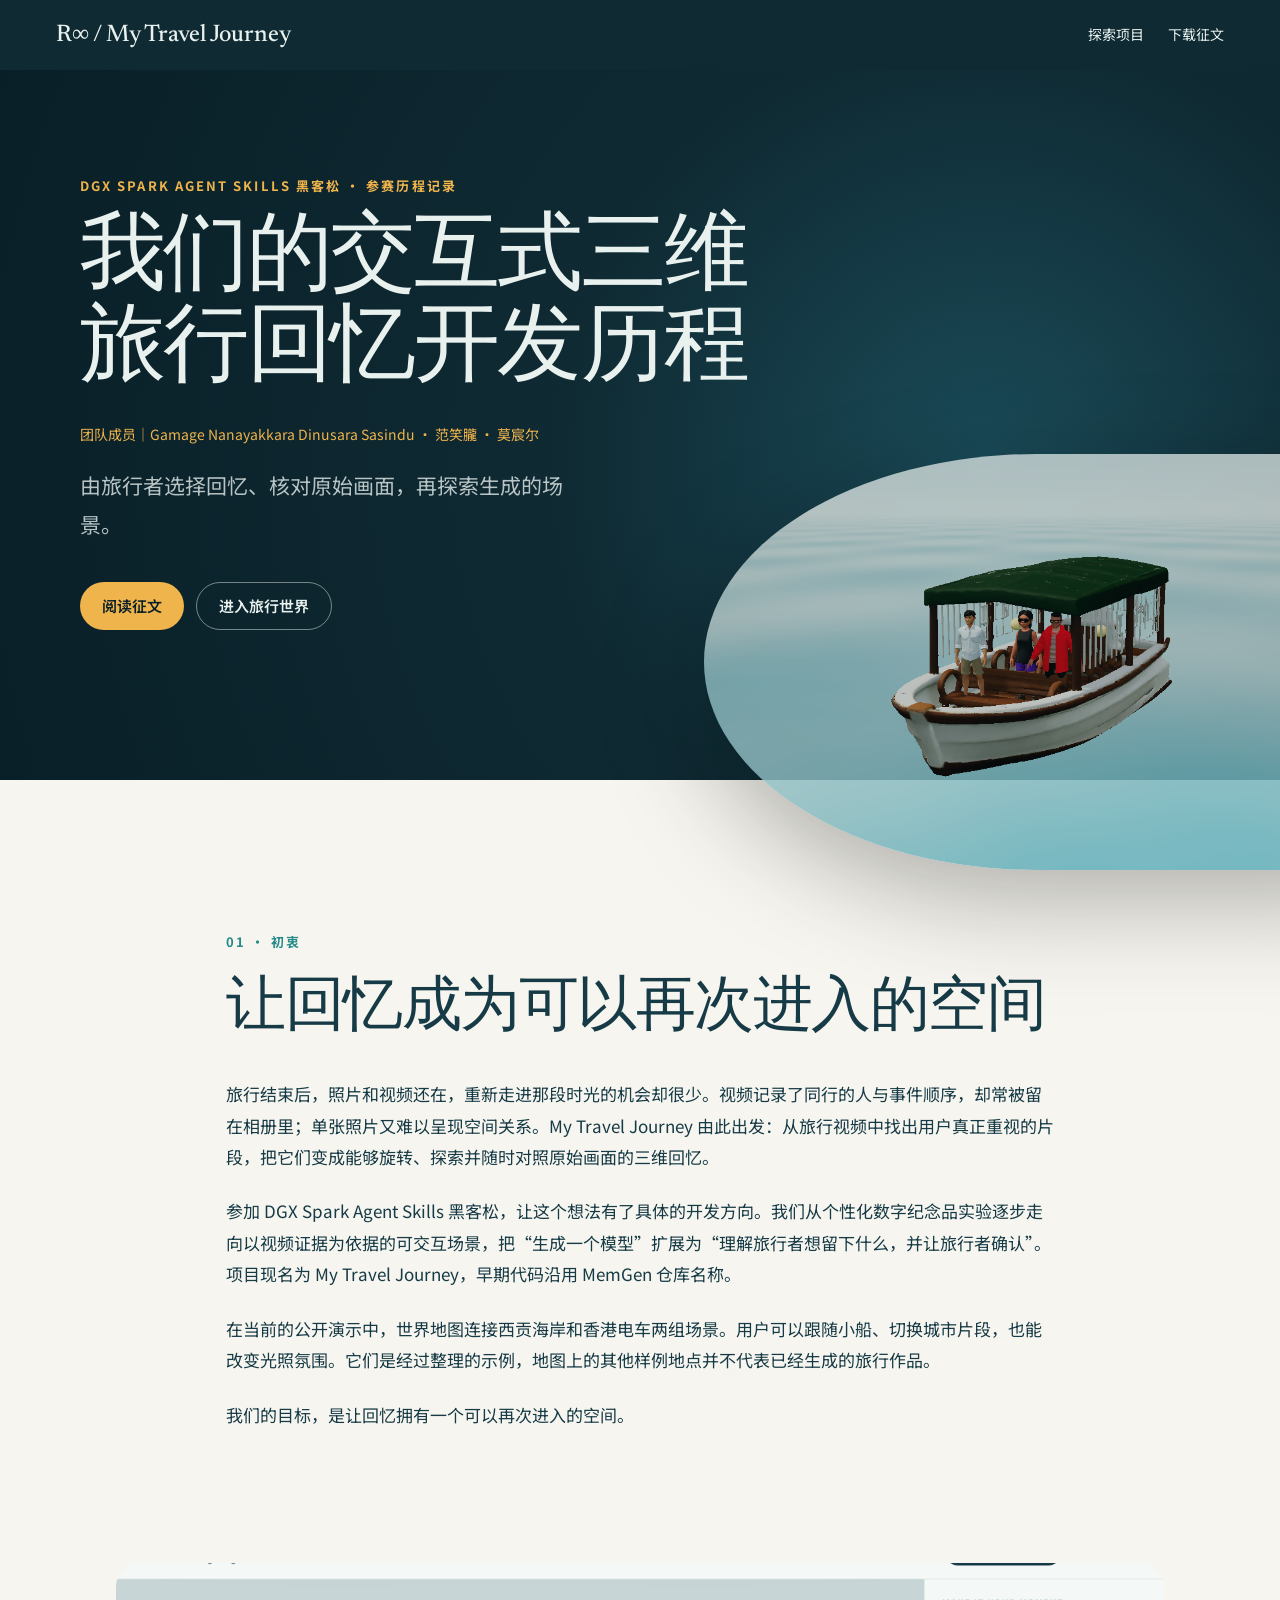
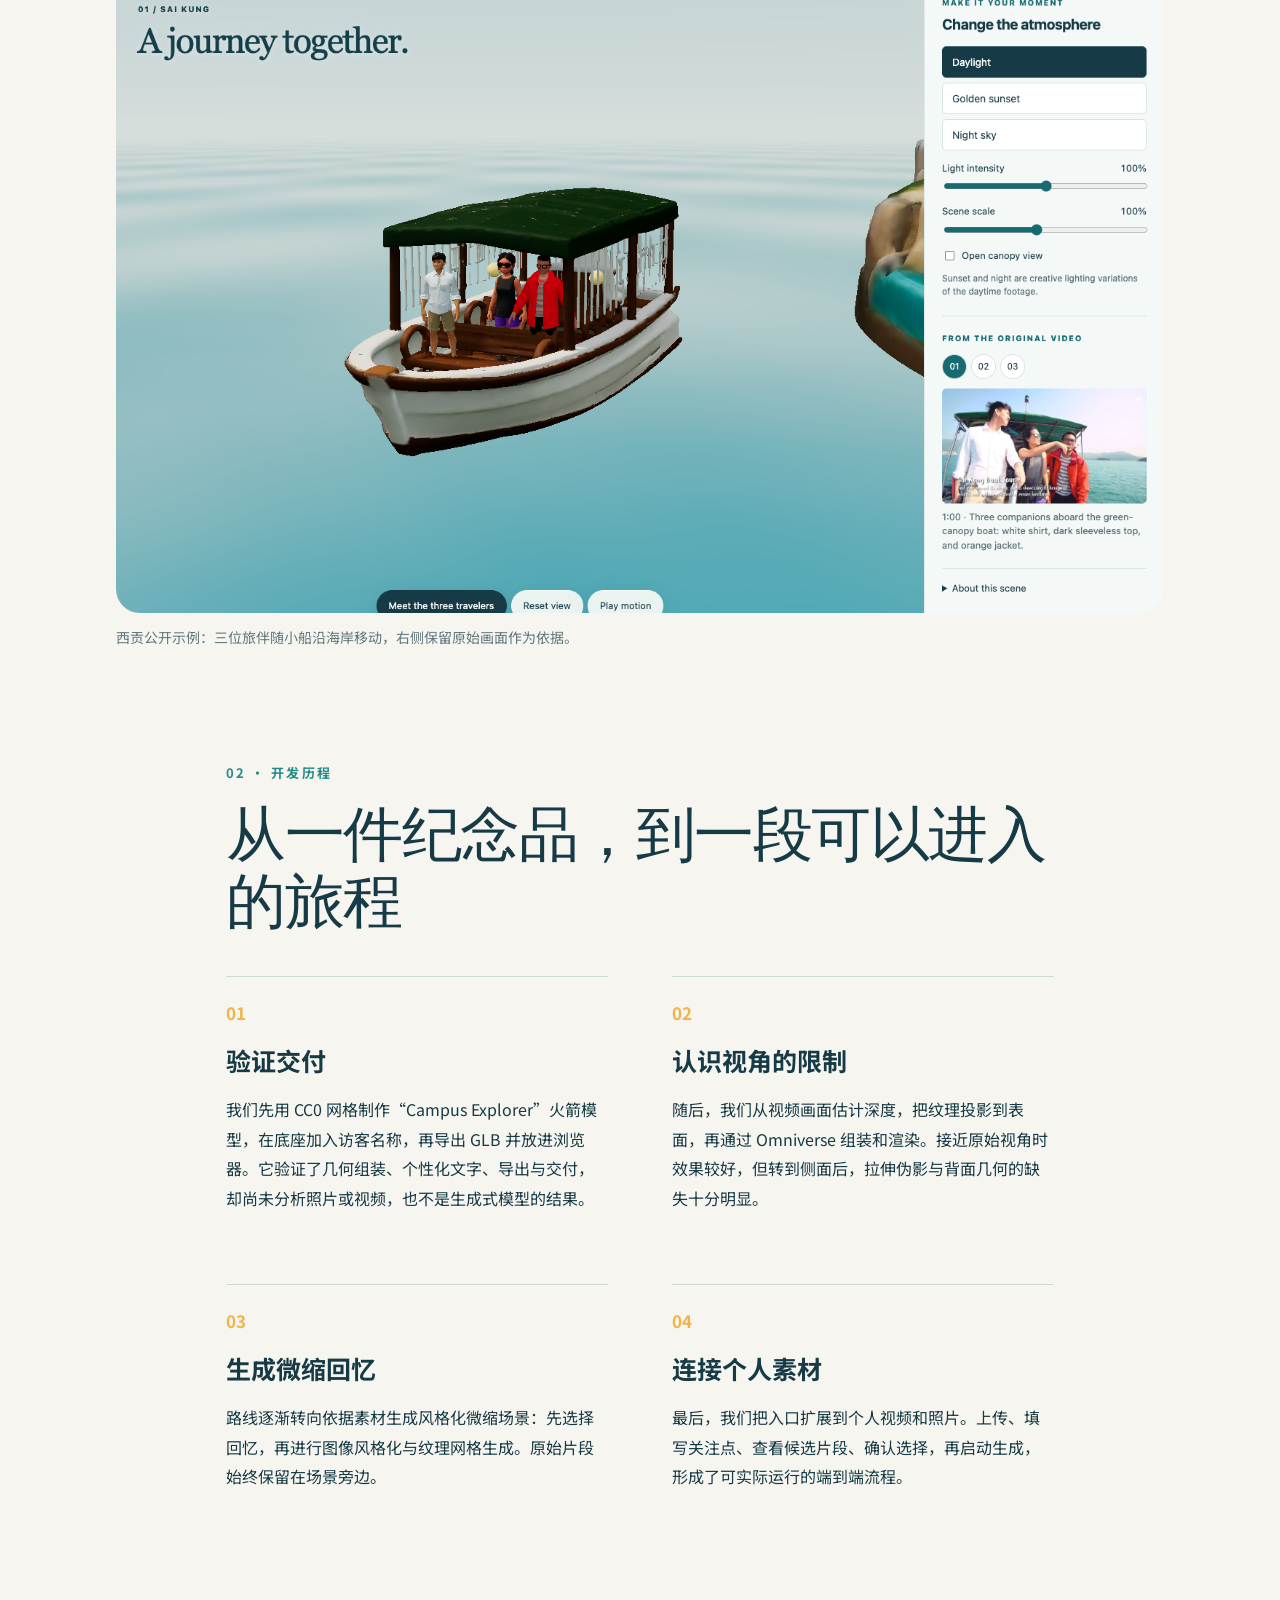
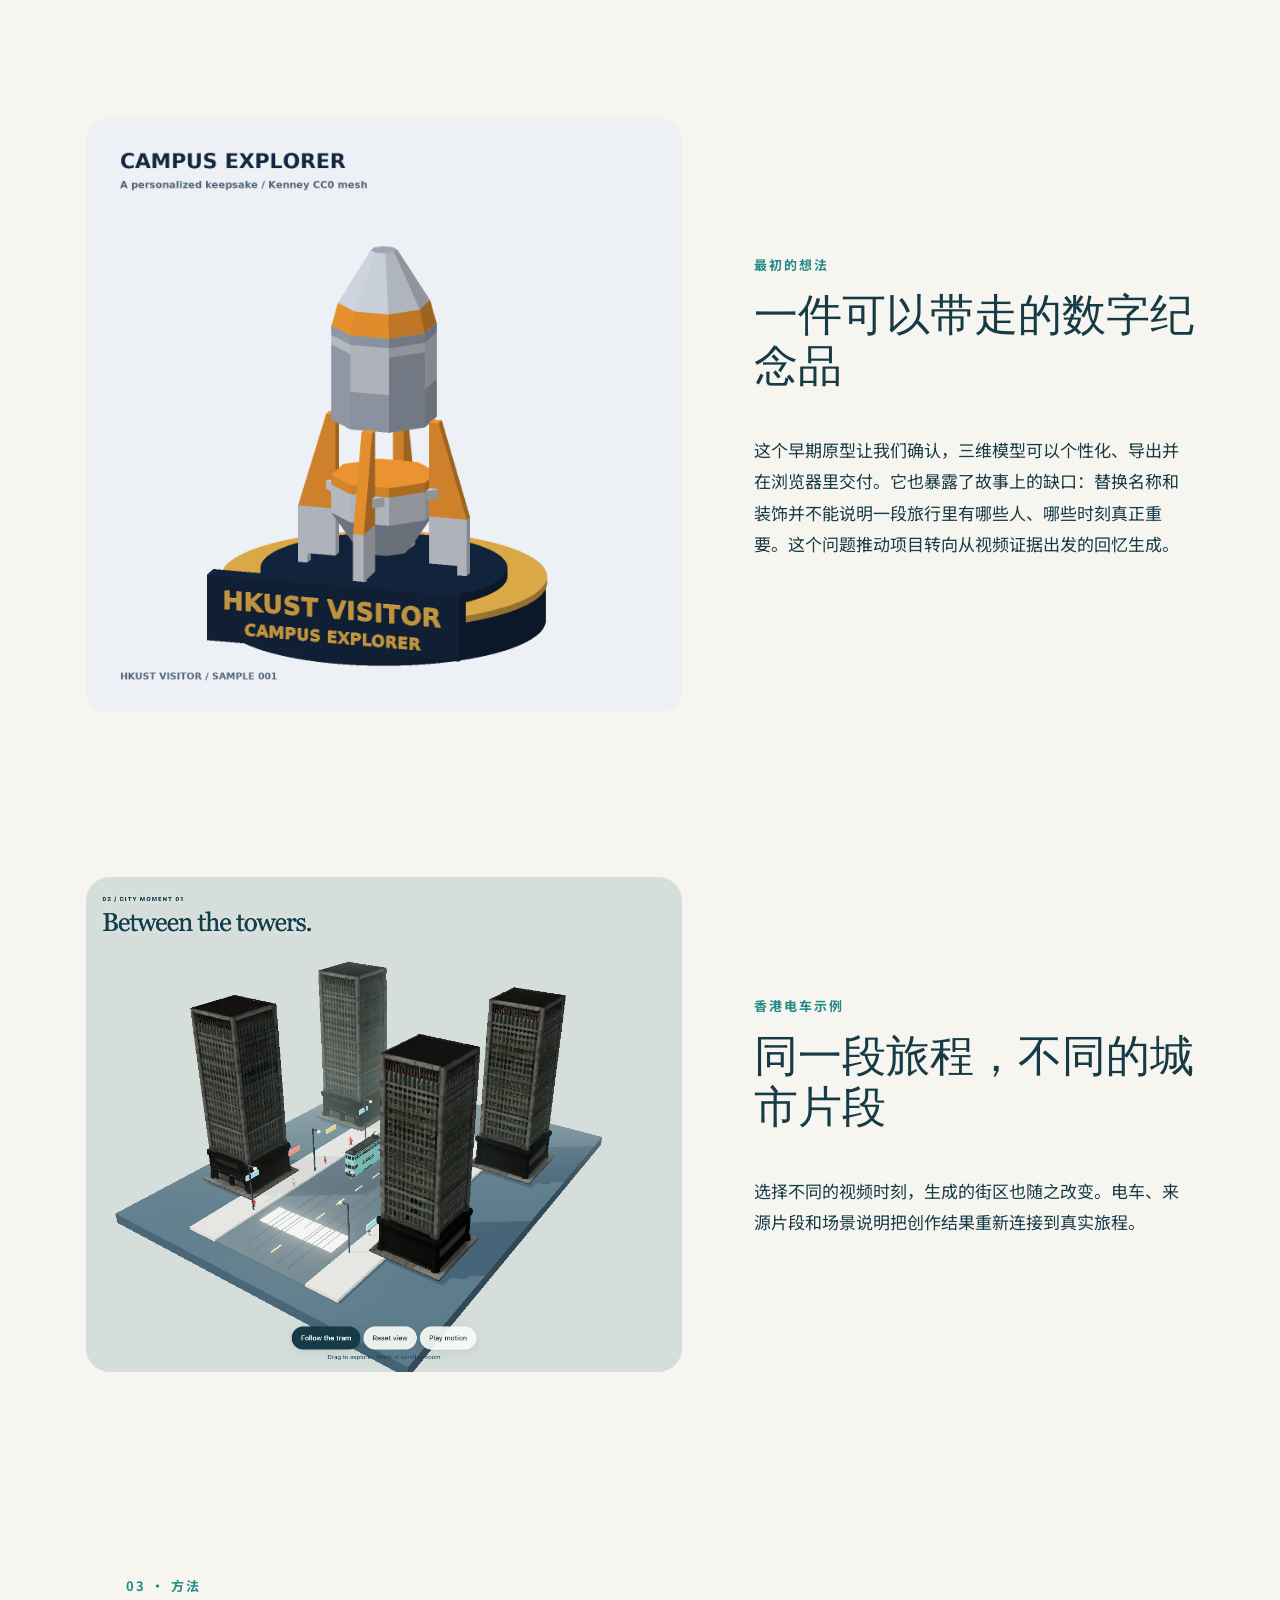
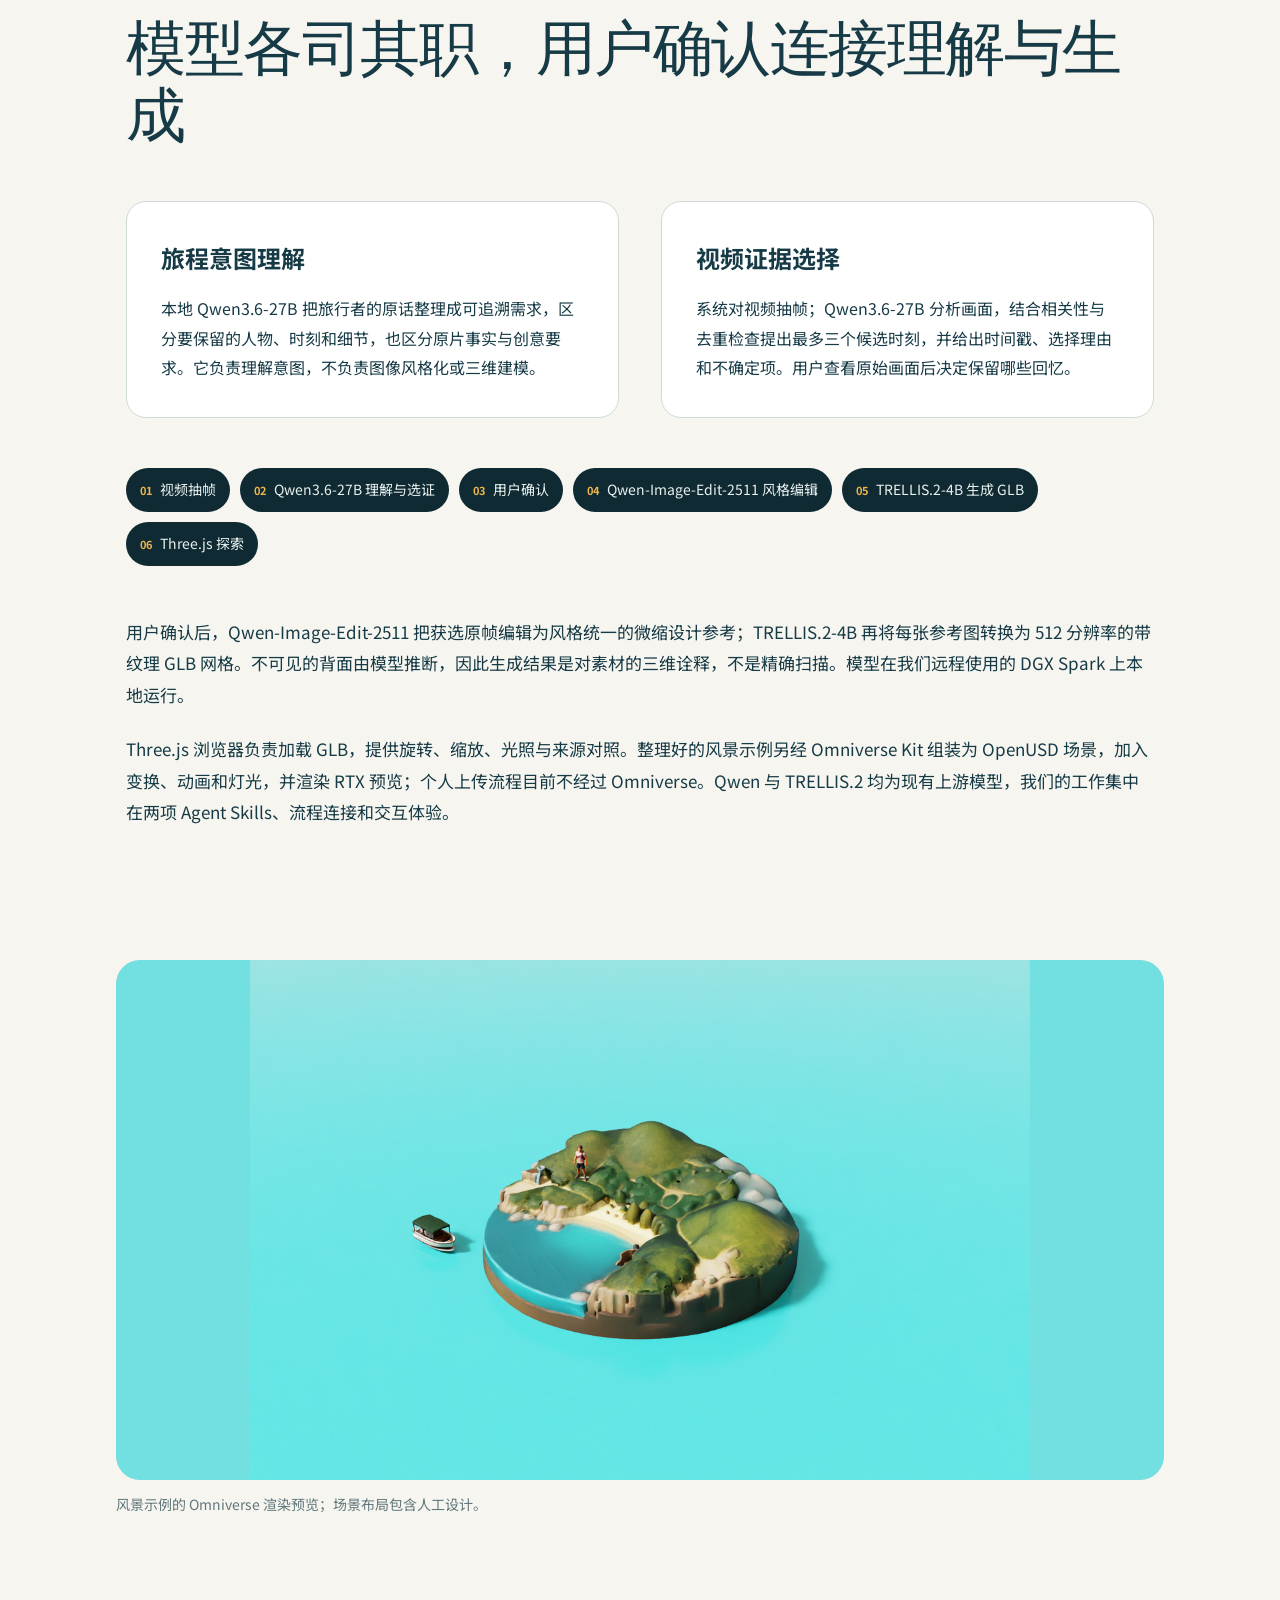
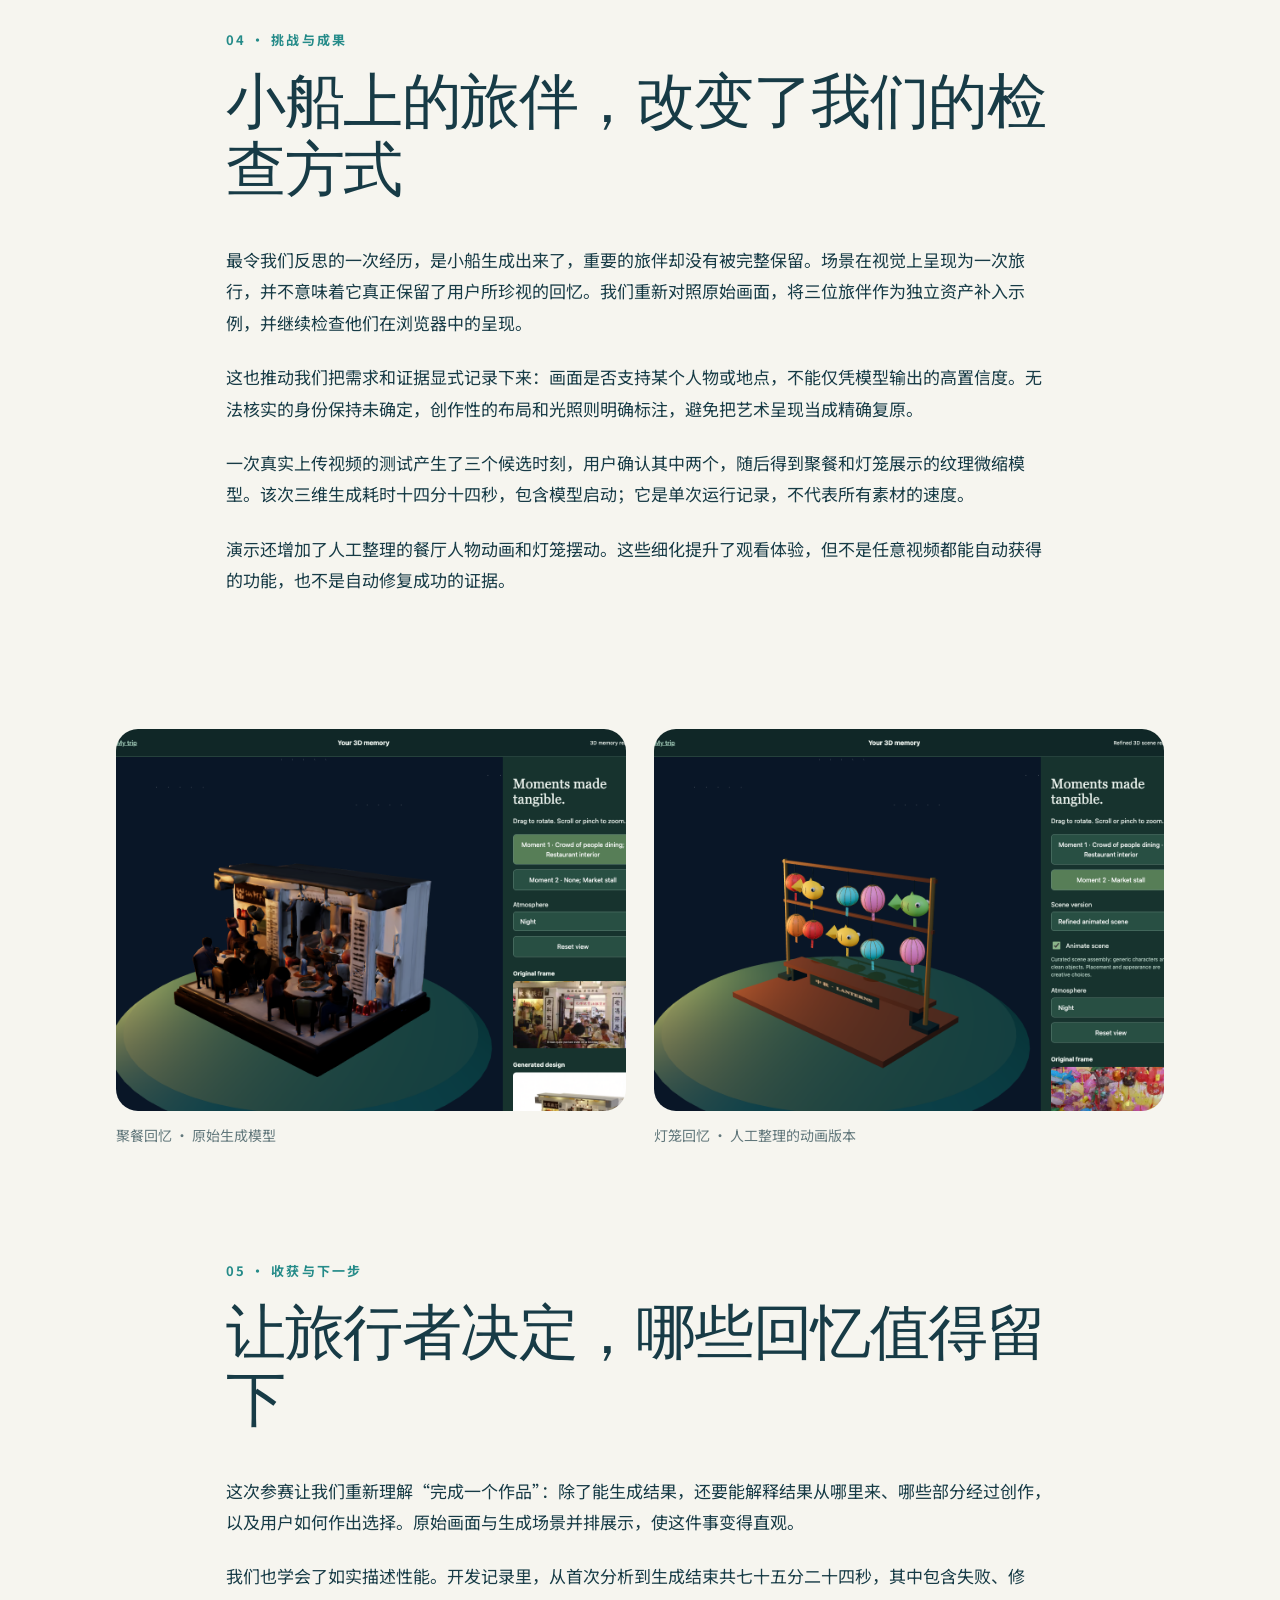
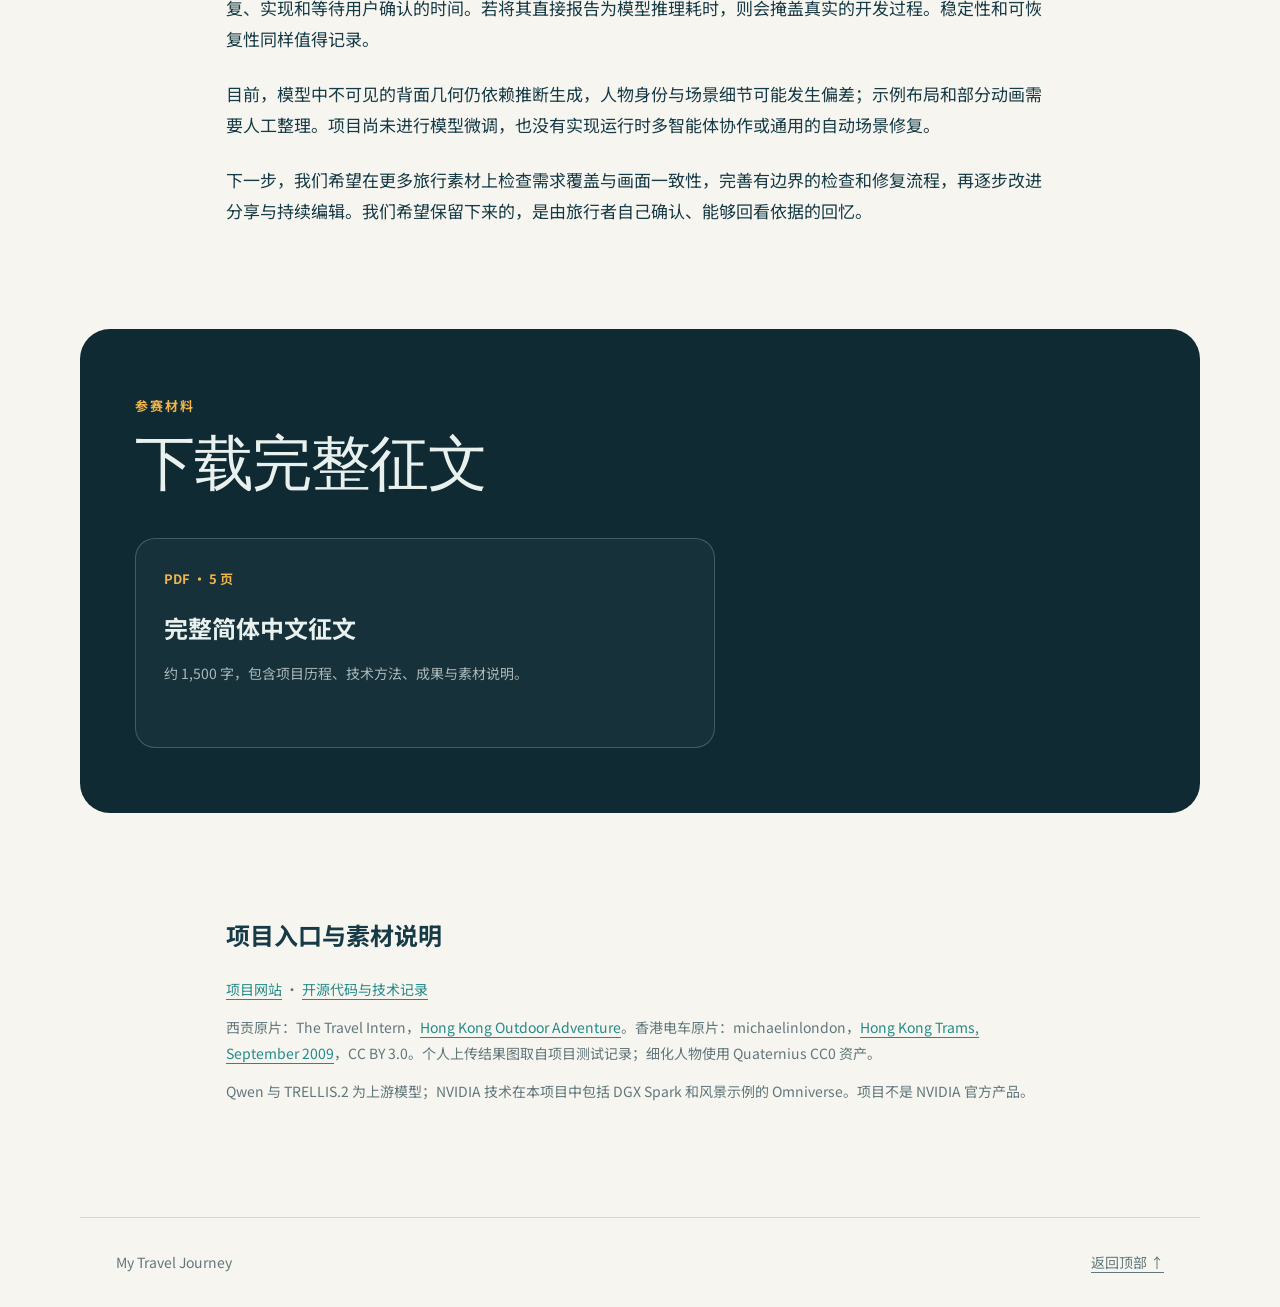
<file: docs/article/index.html>
<!doctype html>
<html lang="zh-CN">
<head>
  <meta charset="utf-8">
  <meta name="viewport" content="width=device-width,initial-scale=1">
  <meta name="theme-color" content="#0f2a33">
  <meta name="description" content="My Travel Journey 团队参加 DGX Spark Agent Skills 黑客松的项目成果与开发历程。">
  <title>My Travel Journey：我们的交互式三维旅行回忆开发历程</title>
  <link rel="icon" href="../assets/favicon.svg">
  <link rel="preconnect" href="https://fonts.googleapis.com">
  <link rel="preconnect" href="https://fonts.gstatic.com" crossorigin>
  <link rel="stylesheet" href="https://fonts.googleapis.com/css2?family=Noto+Sans+SC:wght@400;500;600;700&family=Newsreader:opsz,wght@6..72,500&display=swap">
  <link rel="stylesheet" href="article.css">
</head>
<body>
  <header class="site-head">
    <a class="brand" href="../demo/world.html">R∞ / My Travel Journey</a>
    <nav aria-label="页面导航">
      <a href="../demo/world.html">探索项目</a>
      <a href="#downloads">下载征文</a>
    </nav>
  </header>

  <main>
    <article>
      <header class="hero">
        <p class="eyebrow">DGX Spark Agent Skills 黑客松 · 参赛历程记录</p>
        <h1>我们的交互式三维<br>旅行回忆开发历程</h1>
        <p class="teamline">团队成员｜Gamage Nanayakkara Dinusara Sasindu · 范笑朧 · 莫宸尔</p>
        <p class="lead">由旅行者选择回忆、核对原始画面，再探索生成的场景。</p>
        <div class="hero-actions">
          <a class="button primary" href="#story">阅读征文</a>
          <a class="button secondary" href="../demo/world.html">进入旅行世界</a>
        </div>
        <img class="hero-image" src="../assets/coast-preview.png" alt="西贡海岸风格化三维场景">
      </header>

      <section id="story" class="section intro">
        <p class="chapter">01 · 初衷</p>
        <h2>让回忆成为可以再次进入的空间</h2>
        <p>旅行结束后，照片和视频还在，重新走进那段时光的机会却很少。视频记录了同行的人与事件顺序，却常被留在相册里；单张照片又难以呈现空间关系。My Travel Journey 由此出发：从旅行视频中找出用户真正重视的片段，把它们变成能够旋转、探索并随时对照原始画面的三维回忆。</p>
        <p>参加 DGX Spark Agent Skills 黑客松，让这个想法有了具体的开发方向。我们从个性化数字纪念品实验逐步走向以视频证据为依据的可交互场景，把“生成一个模型”扩展为“理解旅行者想留下什么，并让旅行者确认”。项目现名为 My Travel Journey，早期代码沿用 MemGen 仓库名称。</p>
        <p>在当前的公开演示中，世界地图连接西贡海岸和香港电车两组场景。用户可以跟随小船、切换城市片段，也能改变光照氛围。它们是经过整理的示例，地图上的其他样例地点并不代表已经生成的旅行作品。</p>
        <p>我们的目标，是让回忆拥有一个可以再次进入的空间。</p>
      </section>

      <figure class="wide-figure">
        <img src="assets/coast-companions.png" alt="三位旅伴乘坐小船的西贡三维场景">
        <figcaption>西贡公开示例：三位旅伴随小船沿海岸移动，右侧保留原始画面作为依据。</figcaption>
      </figure>

      <section class="section">
        <p class="chapter">02 · 开发历程</p>
        <h2>从一件纪念品，到一段可以进入的旅程</h2>
        <div class="timeline">
          <div><span>01</span><h3>验证交付</h3><p>我们先用 CC0 网格制作“Campus Explorer”火箭模型，在底座加入访客名称，再导出 GLB 并放进浏览器。它验证了几何组装、个性化文字、导出与交付，却尚未分析照片或视频，也不是生成式模型的结果。</p></div>
          <div><span>02</span><h3>认识视角的限制</h3><p>随后，我们从视频画面估计深度，把纹理投影到表面，再通过 Omniverse 组装和渲染。接近原始视角时效果较好，但转到侧面后，拉伸伪影与背面几何的缺失十分明显。</p></div>
          <div><span>03</span><h3>生成微缩回忆</h3><p>路线逐渐转向依据素材生成风格化微缩场景：先选择回忆，再进行图像风格化与纹理网格生成。原始片段始终保留在场景旁边。</p></div>
          <div><span>04</span><h3>连接个人素材</h3><p>最后，我们把入口扩展到个人视频和照片。上传、填写关注点、查看候选片段、确认选择，再启动生成，形成了可实际运行的端到端流程。</p></div>
        </div>
      </section>

      <figure class="split-figure prototype-figure">
        <img src="assets/souvenir-prototype.png" alt="Campus Explorer 个性化数字纪念品原型">
        <div>
          <p class="chapter">最初的想法</p>
          <h2>一件可以带走的数字纪念品</h2>
          <p>这个早期原型让我们确认，三维模型可以个性化、导出并在浏览器里交付。它也暴露了故事上的缺口：替换名称和装饰并不能说明一段旅行里有哪些人、哪些时刻真正重要。这个问题推动项目转向从视频证据出发的回忆生成。</p>
        </div>
      </figure>

      <figure class="split-figure">
        <img src="assets/city-tram.png" alt="香港电车与城市建筑的三维场景">
        <div>
          <p class="chapter">香港电车示例</p>
          <h2>同一段旅程，不同的城市片段</h2>
          <p>选择不同的视频时刻，生成的街区也随之改变。电车、来源片段和场景说明把创作结果重新连接到真实旅程。</p>
        </div>
      </figure>

      <section class="section method">
        <p class="chapter">03 · 方法</p>
        <h2>模型各司其职，用户确认连接理解与生成</h2>
        <div class="skills">
          <div>
            <h3>旅程意图理解</h3>
            <p>本地 Qwen3.6-27B 把旅行者的原话整理成可追溯需求，区分要保留的人物、时刻和细节，也区分原片事实与创意要求。它负责理解意图，不负责图像风格化或三维建模。</p>
          </div>
          <div>
            <h3>视频证据选择</h3>
            <p>系统对视频抽帧；Qwen3.6-27B 分析画面，结合相关性与去重检查提出最多三个候选时刻，并给出时间戳、选择理由和不确定项。用户查看原始画面后决定保留哪些回忆。</p>
          </div>
        </div>
        <ol class="flow" aria-label="生成流程">
          <li>视频抽帧</li><li>Qwen3.6-27B 理解与选证</li><li>用户确认</li><li>Qwen-Image-Edit-2511 风格编辑</li><li>TRELLIS.2-4B 生成 GLB</li><li>Three.js 探索</li>
        </ol>
        <p>用户确认后，Qwen-Image-Edit-2511 把获选原帧编辑为风格统一的微缩设计参考；TRELLIS.2-4B 再将每张参考图转换为 512 分辨率的带纹理 GLB 网格。不可见的背面由模型推断，因此生成结果是对素材的三维诠释，不是精确扫描。模型在我们远程使用的 DGX Spark 上本地运行。</p>
        <p>Three.js 浏览器负责加载 GLB，提供旋转、缩放、光照与来源对照。整理好的风景示例另经 Omniverse Kit 组装为 OpenUSD 场景，加入变换、动画和灯光，并渲染 RTX 预览；个人上传流程目前不经过 Omniverse。Qwen 与 TRELLIS.2 均为现有上游模型，我们的工作集中在两项 Agent Skills、流程连接和交互体验。</p>
      </section>

      <figure class="wide-figure compact">
        <img src="assets/omniverse-preview.png" alt="西贡风景示例的 Omniverse 渲染预览">
        <figcaption>风景示例的 Omniverse 渲染预览；场景布局包含人工设计。</figcaption>
      </figure>

      <section class="section">
        <p class="chapter">04 · 挑战与成果</p>
        <h2>小船上的旅伴，改变了我们的检查方式</h2>
        <p>最令我们反思的一次经历，是小船生成出来了，重要的旅伴却没有被完整保留。场景在视觉上呈现为一次旅行，并不意味着它真正保留了用户所珍视的回忆。我们重新对照原始画面，将三位旅伴作为独立资产补入示例，并继续检查他们在浏览器中的呈现。</p>
        <p>这也推动我们把需求和证据显式记录下来：画面是否支持某个人物或地点，不能仅凭模型输出的高置信度。无法核实的身份保持未确定，创作性的布局和光照则明确标注，避免把艺术呈现当成精确复原。</p>
        <p>一次真实上传视频的测试产生了三个候选时刻，用户确认其中两个，随后得到聚餐和灯笼展示的纹理微缩模型。该次三维生成耗时十四分十四秒，包含模型启动；它是单次运行记录，不代表所有素材的速度。</p>
        <p>演示还增加了人工整理的餐厅人物动画和灯笼摆动。这些细化提升了观看体验，但不是任意视频都能自动获得的功能，也不是自动修复成功的证据。</p>
      </section>

      <div class="result-grid">
        <figure><img src="assets/dining-memory.png" alt="聚餐场景的原始生成三维模型"><figcaption>聚餐回忆 · 原始生成模型</figcaption></figure>
        <figure><img src="assets/lantern-memory.png" alt="带摆动灯笼的人工细化场景"><figcaption>灯笼回忆 · 人工整理的动画版本</figcaption></figure>
      </div>

      <section class="section conclusion">
        <p class="chapter">05 · 收获与下一步</p>
        <h2>让旅行者决定，哪些回忆值得留下</h2>
        <p>这次参赛让我们重新理解“完成一个作品”：除了能生成结果，还要能解释结果从哪里来、哪些部分经过创作，以及用户如何作出选择。原始画面与生成场景并排展示，使这件事变得直观。</p>
        <p>我们也学会了如实描述性能。开发记录里，从首次分析到生成结束共七十五分二十四秒，其中包含失败、修复、实现和等待用户确认的时间。若将其直接报告为模型推理耗时，则会掩盖真实的开发过程。稳定性和可恢复性同样值得记录。</p>
        <p>目前，模型中不可见的背面几何仍依赖推断生成，人物身份与场景细节可能发生偏差；示例布局和部分动画需要人工整理。项目尚未进行模型微调，也没有实现运行时多智能体协作或通用的自动场景修复。</p>
        <p>下一步，我们希望在更多旅行素材上检查需求覆盖与画面一致性，完善有边界的检查和修复流程，再逐步改进分享与持续编辑。我们希望保留下来的，是由旅行者自己确认、能够回看依据的回忆。</p>
      </section>

      <section id="downloads" class="downloads">
        <p class="chapter">参赛材料</p>
        <h2>下载完整征文</h2>
        <div class="download-grid">
          <a href="downloads/My-Travel-Journey-Competition-Article-zh-CN.pdf" download>
            <span>PDF · 5 页</span><strong>完整简体中文征文</strong><small>约 1,500 字，包含项目历程、技术方法、成果与素材说明。</small>
          </a>
        </div>
      </section>

      <section class="credits">
        <h2>项目入口与素材说明</h2>
        <p><a href="../demo/world.html">项目网站</a> · <a href="https://github.com/dsgn2002/My-Travel-Journey">开源代码与技术记录</a></p>
        <p>西贡原片：The Travel Intern，<a href="https://www.youtube.com/watch?v=9jtnoejpLcU">Hong Kong Outdoor Adventure</a>。香港电车原片：michaelinlondon，<a href="https://commons.wikimedia.org/wiki/File:Hong_Kong_Trams,_September_2009-UKNqZzl2cu8.webm">Hong Kong Trams, September 2009</a>，CC BY 3.0。个人上传结果图取自项目测试记录；细化人物使用 Quaternius CC0 资产。</p>
        <p>Qwen 与 TRELLIS.2 为上游模型；NVIDIA 技术在本项目中包括 DGX Spark 和风景示例的 Omniverse。项目不是 NVIDIA 官方产品。</p>
      </section>
    </article>
  </main>

  <footer><span>My Travel Journey</span><a href="#">返回顶部 ↑</a></footer>
</body>
</html>
</file>
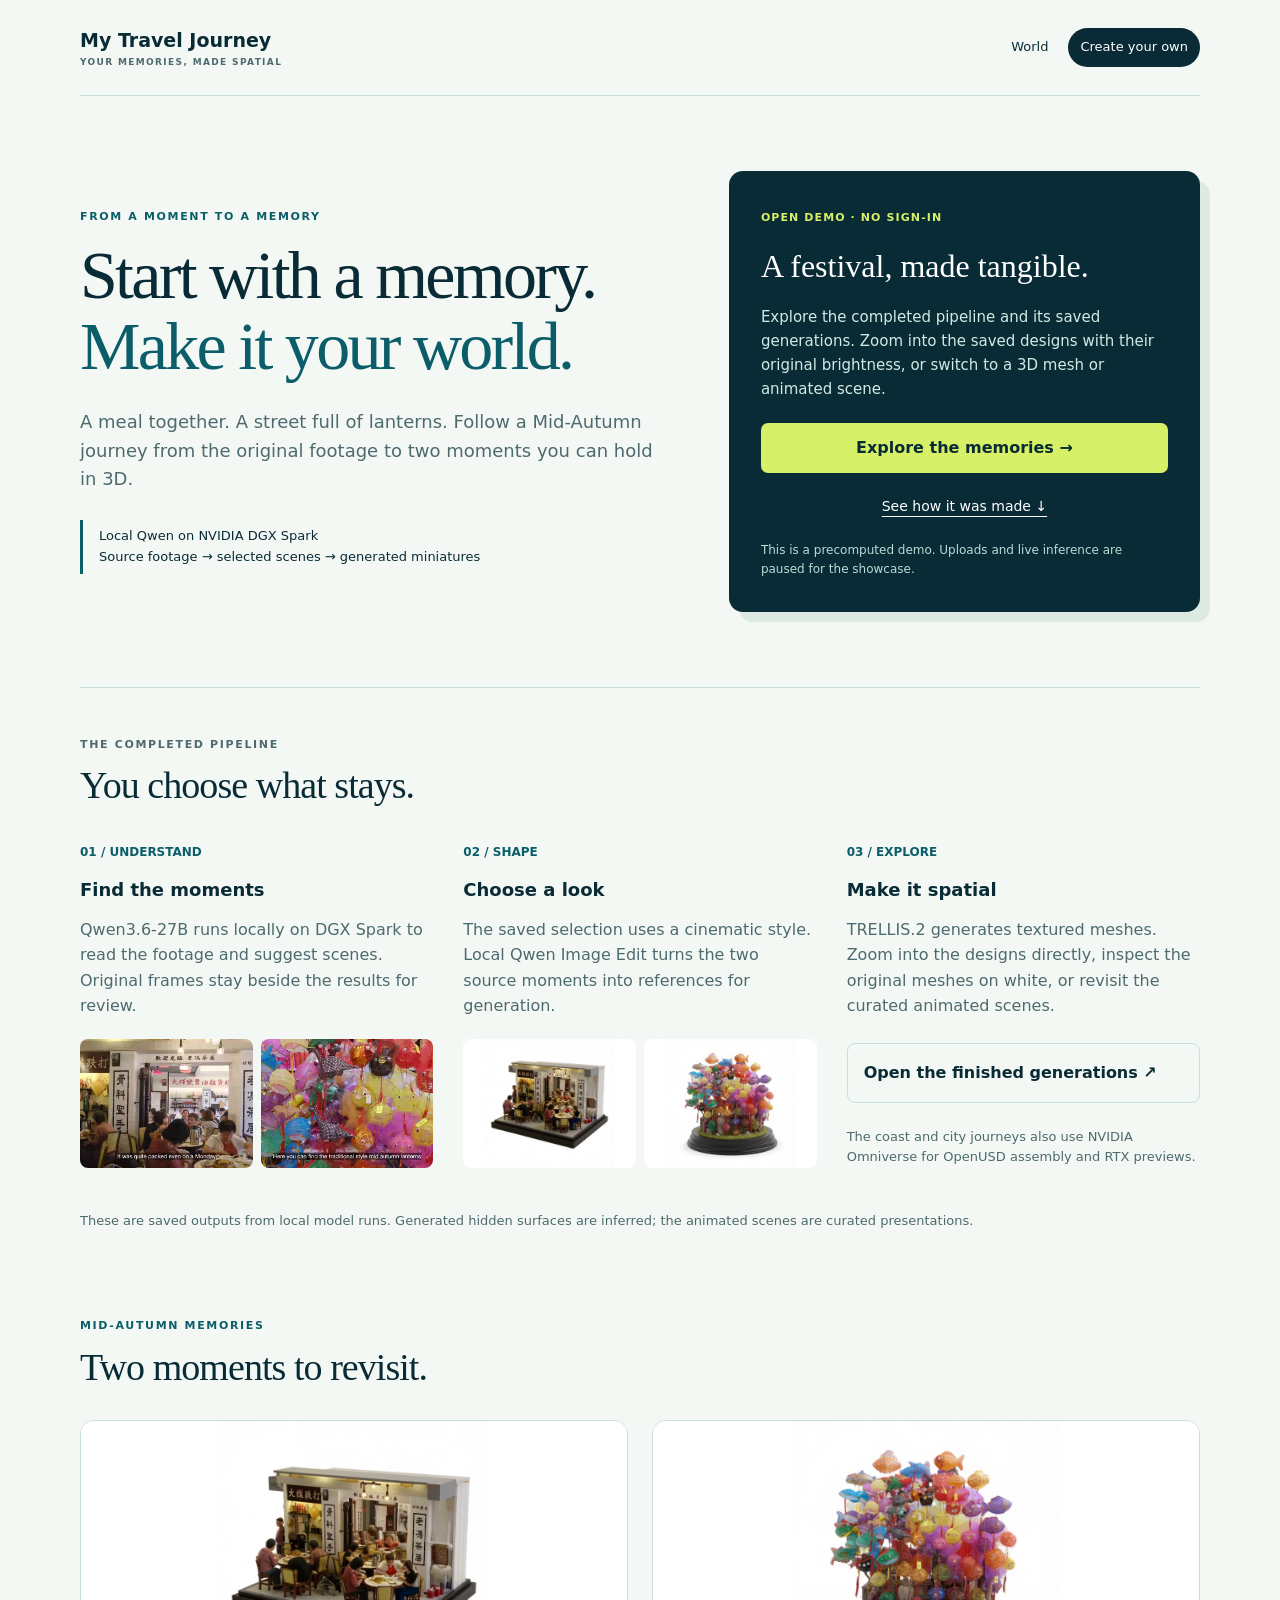
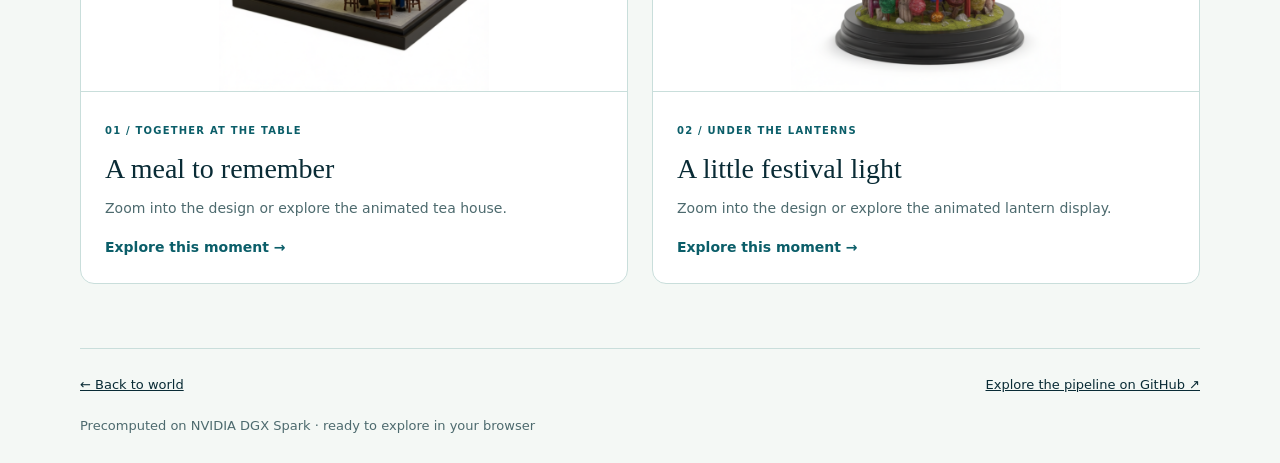
<file: docs/create/index.html>
<!doctype html>
<html lang="en"><head><meta charset="utf-8"><meta name="viewport" content="width=device-width,initial-scale=1"><meta name="theme-color" content="#092b35"><meta name="description" content="Explore a completed travel-memory pipeline, from local Qwen scene understanding to interactive 3D generations."><title>Create your own · My Travel Journey</title><link rel="icon" href="../assets/favicon.svg"><link rel="stylesheet" href="create.css?v=20260929"></head>
<body><header class="wrap"><a class="brand" href="../demo/world.html">My Travel Journey<span>YOUR MEMORIES, MADE SPATIAL</span></a><nav aria-label="Experiences"><a href="../demo/world.html">World</a><a href="./" aria-current="page">Create your own</a></nav></header>
<main class="wrap">
<section class="intro"><div><p class="eyebrow">FROM A MOMENT TO A MEMORY</p><h1>Start with a memory.<br><em>Make it your world.</em></h1><p class="lede">A meal together. A street full of lanterns. Follow a Mid-Autumn journey from the original footage to two moments you can hold in 3D.</p><p class="format">Local Qwen on NVIDIA DGX Spark<br>Source footage → selected scenes → generated miniatures</p></div><aside class="launch" aria-labelledby="workspace-title"><span class="badge">Open demo · no sign-in</span><h2 id="workspace-title">A festival, made tangible.</h2><p>Explore the completed pipeline and its saved generations. Zoom into the saved designs with their original brightness, or switch to a 3D mesh or animated scene.</p><a class="button" href="generation.html">Explore the memories →</a><a class="pipeline-link" href="#pipeline">See how it was made ↓</a><p class="small demo-note">This is a precomputed demo. Uploads and live inference are paused for the showcase.</p></aside></section>
<section id="pipeline" class="workflow" aria-labelledby="workflow-title"><div class="section-head"><p class="eyebrow">THE COMPLETED PIPELINE</p><h2 id="workflow-title">You choose what stays.</h2></div><ol>
<li><span>01 / UNDERSTAND</span><h3>Find the moments</h3><p>Qwen3.6-27B runs locally on DGX Spark to read the footage and suggest scenes. Original frames stay beside the results for review.</p><div class="pipeline-images"><img src="assets/moment-02-source.jpg" alt="Original dining scene selected from the festival footage" loading="lazy"><img src="assets/moment-03-source.jpg" alt="Original lantern scene selected from the festival footage" loading="lazy"></div></li>
<li><span>02 / SHAPE</span><h3>Choose a look</h3><p>The saved selection uses a cinematic style. Local Qwen Image Edit turns the two source moments into references for generation.</p><div class="pipeline-images designs"><img src="assets/moment-02-style.png" alt="Generated dining-scene design" loading="lazy"><img src="assets/moment-03-style.png" alt="Generated lantern-scene design" loading="lazy"></div></li>
<li><span>03 / EXPLORE</span><h3>Make it spatial</h3><p>TRELLIS.2 generates textured meshes. Zoom into the designs directly, inspect the original meshes on white, or revisit the curated animated scenes.</p><a class="result-link" href="generation.html">Open the finished generations ↗</a><p class="small">The coast and city journeys also use NVIDIA Omniverse for OpenUSD assembly and RTX previews.</p></li>
</ol><p class="small">These are saved outputs from local model runs. Generated hidden surfaces are inferred; the animated scenes are curated presentations.</p></section>
<section class="results" aria-labelledby="results-title"><div class="section-head"><p class="eyebrow">MID-AUTUMN MEMORIES</p><h2 id="results-title">Two moments to revisit.</h2></div><div class="result-grid">
<a class="result-card" href="generation.html?moment=moment-02"><img src="assets/moment-02-style.png" alt="Dining miniature design" loading="lazy"><div><span>01 / TOGETHER AT THE TABLE</span><h3>A meal to remember</h3><p>Zoom into the design or explore the animated tea house.</p><strong>Explore this moment →</strong></div></a>
<a class="result-card" href="generation.html?moment=moment-03"><img src="assets/moment-03-style.png" alt="Festival lantern miniature design" loading="lazy"><div><span>02 / UNDER THE LANTERNS</span><h3>A little festival light</h3><p>Zoom into the design or explore the animated lantern display.</p><strong>Explore this moment →</strong></div></a>
</div></section></main>
<footer class="wrap"><a href="../demo/world.html">← Back to world</a><a href="https://github.com/dsgn2002/MemGen/tree/main/upload-app" target="_blank" rel="noopener">Explore the pipeline on GitHub ↗</a><p>Precomputed on NVIDIA DGX Spark · ready to explore in your browser</p></footer></body></html>
</file>
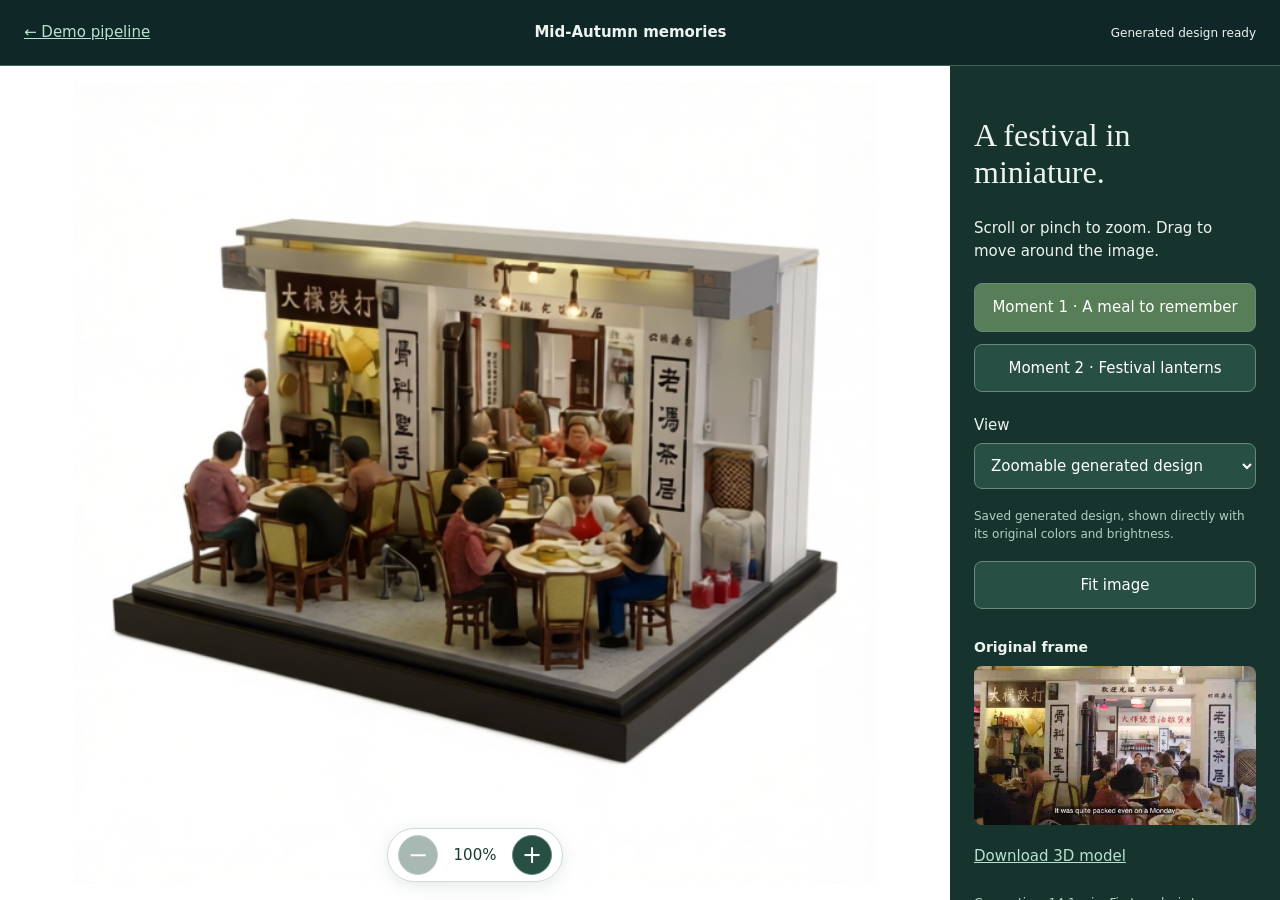
<file: docs/create/generation.html>
<!doctype html><html lang="en"><head><meta charset="utf-8"><meta name="viewport" content="width=device-width,initial-scale=1"><title>MemGen · Mid-Autumn memories</title><link rel="stylesheet" href="./generation.css?v=20260929-design-zoom"><script type="module" src="./generation.bundle.js?v=20260929-design-zoom"></script></head><body data-demo="mid-autumn"><header><a id="back" href="/">← Demo pipeline</a><strong>Mid-Autumn memories</strong><span id="status" role="status">Loading your memory…</span></header><main><div id="viewport"></div><aside><h1>A festival in miniature.</h1><p id="view-help">Drag to rotate. Scroll or pinch to zoom.</p><div id="moments"></div><label id="representation-row" hidden>View<select id="representation"><option value="design">Zoomable generated design</option><option value="refined" selected>Refined animated scene</option><option value="original">Original generated mesh</option></select></label><label id="animation-row" class="toggle" hidden><input id="animation" type="checkbox" checked> Animate scene</label><p id="scene-note" class="muted"></p><label>Atmosphere<select id="lighting"><option value="day">Daylight</option><option value="sunset">Golden sunset</option><option value="night">Night</option></select></label><button id="reset">Reset view</button><h2>Original frame</h2><img id="source" alt="Selected original source frame"><section id="design-preview"><h2>Generated design</h2><img id="design" alt="Generated reference for the 3D miniature"></section><a id="download">Download 3D model</a><p id="timing"></p><p class="muted">Generic characters: <a href="https://quaternius.com" target="_blank" rel="noopener">Quaternius</a> · CC0.</p></aside></main></body></html>
</file>
<file: docs/article/article.css>
:root{
  --harbour:#0f2a33;
  --deep:#091f27;
  --ink:#173b46;
  --paper:#f6f5ef;
  --mist:#e9f1ef;
  --tide:#258b89;
  --amber:#f0b44c;
  --muted:#61777b;
  --line:#cfdad6;
  --serif:"Newsreader",Georgia,serif;
  --sans:"Noto Sans SC","PingFang SC","Microsoft YaHei",system-ui,sans-serif;
}
*{box-sizing:border-box}
html{scroll-behavior:smooth}
body{margin:0;color:var(--ink);background:var(--paper);font:17px/1.85 var(--sans)}
a{color:var(--tide);text-underline-offset:4px}
img{max-width:100%;display:block}
h1,h2,h3,p,figure{margin-top:0}
.site-head{position:relative;z-index:2;display:flex;align-items:center;justify-content:space-between;gap:24px;max-width:1240px;margin:auto;padding:22px 36px;color:var(--mist)}
.site-head::before{content:"";position:absolute;z-index:-1;inset:0 calc((100vw - 100%)/-2);background:var(--harbour)}
.brand{font:500 24px/1 var(--serif);color:inherit;text-decoration:none}
nav{display:flex;gap:24px}nav a{color:inherit;text-decoration:none;font-size:14px}
article{overflow:hidden}
.hero{position:relative;min-height:710px;padding:104px max(40px,calc((100vw - 1120px)/2)) 80px;color:var(--mist);background:radial-gradient(circle at 77% 55%,#1a4b58 0,var(--harbour) 40%,var(--deep) 100%)}
.eyebrow,.chapter{margin:0 0 18px;color:var(--amber);font-size:13px;font-weight:700;letter-spacing:.16em;text-transform:uppercase}
.hero h1{position:relative;z-index:1;max-width:760px;margin:0;font:500 clamp(48px,7vw,86px)/1.06 var(--serif);letter-spacing:-.03em}
.teamline{position:relative;z-index:1;max-width:760px;margin:24px 0 0;color:var(--amber);font-size:14px}.lead{position:relative;z-index:1;max-width:520px;margin:18px 0 0;color:rgba(233,241,239,.78);font-size:21px}
.hero-actions{position:relative;z-index:1;display:flex;flex-wrap:wrap;gap:12px;margin-top:38px}
.button{display:inline-flex;align-items:center;min-height:48px;padding:0 22px;border-radius:999px;text-decoration:none;font-weight:600;font-size:15px}.primary{background:var(--amber);color:var(--deep)}.secondary{border:1px solid rgba(233,241,239,.48);color:var(--mist)}
.hero-image{position:absolute;right:max(-90px,calc((100vw - 1460px)/2));bottom:-90px;width:min(52vw,720px);aspect-ratio:16/10;object-fit:cover;border-radius:50% 0 0 50%;opacity:.82;box-shadow:0 30px 100px rgba(0,0,0,.35)}
.section{max-width:900px;margin:0 auto;padding:110px 36px}
.section h2,.downloads h2{margin:0 0 34px;font:500 clamp(38px,5vw,60px)/1.12 var(--serif);letter-spacing:-.025em}
.section p{margin:0 0 23px}
.intro{padding-top:150px}
.chapter{color:var(--tide)}
.wide-figure{max-width:1120px;margin:0 auto;padding:0 36px}.wide-figure img{width:100%;max-height:650px;object-fit:cover;border-radius:24px}.wide-figure figcaption,.result-grid figcaption{margin-top:12px;color:var(--muted);font-size:14px}.wide-figure.compact img{max-height:520px;object-fit:contain;background:#72dfe1}
.timeline{display:grid;grid-template-columns:1fr 1fr;gap:48px 64px}.timeline div{position:relative;padding-top:20px;border-top:1px solid var(--line)}.timeline span{color:var(--amber);font-weight:700}.timeline h3{margin:8px 0 12px;font-size:25px}.timeline p{font-size:16px}
.split-figure{display:grid;grid-template-columns:minmax(0,1.15fr) minmax(320px,.85fr);align-items:center;gap:72px;max-width:1180px;margin:20px auto;padding:72px 36px}.split-figure img{width:100%;border-radius:24px}.split-figure h2{font:500 44px/1.16 var(--serif)}
.method{max-width:1100px}.skills{display:grid;grid-template-columns:1fr 1fr;gap:42px;margin:45px 0}.skills>div{padding:34px;border:1px solid var(--line);border-radius:20px;background:#fff}.skills h3{font-size:24px;margin:0 0 14px}.skills p{margin:0;font-size:16px}
.flow{display:flex;flex-wrap:wrap;gap:10px;margin:50px 0;padding:0;list-style:none;counter-reset:flow}.flow li{counter-increment:flow;display:flex;align-items:center;gap:8px;padding:9px 14px;border-radius:999px;background:var(--harbour);color:var(--mist);font-size:14px}.flow li::before{content:counter(flow,decimal-leading-zero);color:var(--amber);font-size:11px;font-weight:700}
.result-grid{display:grid;grid-template-columns:1fr 1fr;gap:28px;max-width:1120px;margin:0 auto;padding:0 36px}.result-grid figure{margin:0}.result-grid img{width:100%;aspect-ratio:4/3;object-fit:cover;border-radius:22px}
.conclusion{padding-bottom:80px}
.downloads{max-width:1120px;margin:0 auto 100px;padding:65px 55px;border-radius:30px;background:var(--harbour);color:var(--mist)}.downloads .chapter{color:var(--amber)}.download-grid{display:grid;grid-template-columns:minmax(0,580px);gap:22px}.download-grid a{display:flex;flex-direction:column;min-height:210px;padding:28px;border:1px solid rgba(233,241,239,.22);border-radius:20px;color:inherit;text-decoration:none;background:rgba(255,255,255,.035);transition:transform .2s,background .2s}.download-grid a:hover{transform:translateY(-3px);background:rgba(255,255,255,.08)}.download-grid span{color:var(--amber);font-size:13px;font-weight:700}.download-grid strong{margin-top:15px;font-size:24px}.download-grid small{margin-top:12px;color:rgba(233,241,239,.7);font-size:14px;line-height:1.7}
.credits{max-width:900px;margin:0 auto;padding:0 36px 100px;color:var(--muted);font-size:14px}.credits h2{color:var(--ink);font-size:24px}.credits p{margin:0 0 12px}
footer{display:flex;justify-content:space-between;max-width:1120px;margin:auto;padding:32px 36px;border-top:1px solid var(--line);color:var(--muted);font-size:14px}footer a{color:inherit}
@media(max-width:780px){
  body{font-size:16px}.site-head{padding:18px}.site-head nav{gap:14px}.site-head nav a:first-child{display:none}
  .hero{min-height:690px;padding:72px 24px 210px}.hero h1{font-size:49px}.lead{font-size:18px}.hero-image{right:-90px;bottom:-35px;width:105vw;opacity:.72}
  .section{padding:82px 24px}.intro{padding-top:110px}.section h2,.downloads h2{font-size:40px}
  .timeline,.skills,.result-grid,.download-grid,.split-figure{grid-template-columns:1fr}.timeline{gap:30px}.wide-figure,.result-grid{padding:0 18px}.split-figure{gap:30px;padding:60px 24px}.split-figure div{order:-1}.split-figure h2{font-size:38px}
  .skills{gap:18px}.skills>div{padding:24px}.flow{gap:7px}
  .downloads{margin:0 14px 78px;padding:42px 24px}.download-grid a{min-height:180px}
  .credits{padding:0 24px 76px}footer{margin:0 24px;padding:28px 0}
}
@media(prefers-reduced-motion:reduce){html{scroll-behavior:auto}.download-grid a{transition:none}}
</file>
<file: docs/create/create.css>
:root{--ink:#092b35;--sea:#0b5e69;--lime:#d7f068;--paper:#f4f8f5;--line:#c9dedb;--muted:#4d6a6e}*{box-sizing:border-box}[hidden]{display:none!important}body{margin:0;background:var(--paper);color:var(--ink);font:16px/1.6 system-ui,sans-serif}a{color:inherit}a:focus-visible{outline:3px solid #d6a345;outline-offset:5px}.wrap{width:min(1120px,calc(100% - 40px));margin:auto}header{display:flex;justify-content:space-between;align-items:center;gap:24px;padding:25px 0;border-bottom:1px solid var(--line)}.brand{text-decoration:none;font-weight:750;font-size:19px;white-space:nowrap}.brand span{display:block;font-size:9px;letter-spacing:.15em;color:var(--muted)}nav{display:flex;gap:8px;flex-wrap:wrap;justify-content:flex-end}nav a{font-size:13px;text-decoration:none;padding:9px 12px;border-radius:24px}nav a[aria-current]{background:var(--ink);color:white}.intro{display:grid;grid-template-columns:1.25fr 1fr;gap:60px;align-items:center;padding:75px 0}.eyebrow{font-size:11px;letter-spacing:.15em;font-weight:800;color:var(--sea)}h1,h2,h3,p{margin-top:0}h1{font:400 clamp(43px,5.5vw,68px)/1.05 Georgia,serif;letter-spacing:-.04em;margin:14px 0 25px}h1 em{color:var(--sea);font-style:normal}.lede{font-size:18px;color:var(--muted)}.format{font-size:13px;border-left:3px solid var(--sea);padding:6px 16px;margin:26px 0 0}.launch{background:var(--ink);color:white;border-radius:14px;padding:32px;box-shadow:10px 10px 0 #dceae3}.badge{color:var(--lime);font-size:11px;font-weight:700;text-transform:uppercase;letter-spacing:.1em}.launch h2{font:32px/1.15 Georgia,serif;margin:20px 0}.launch p{color:#d2e9e5;font-size:15px}.launch .small{font-size:12px;color:#bddbd7}.button{display:flex;justify-content:center;align-items:center;background:var(--lime);color:var(--ink);min-height:48px;text-decoration:none;padding:12px 16px;border-radius:7px;font-weight:750;margin:22px 0}.section-head h2{font:38px/1.12 Georgia,serif;letter-spacing:-.025em}.workflow{border-top:1px solid var(--line);padding:48px 0}.workflow ol{list-style:none;display:grid;grid-template-columns:repeat(3,minmax(0,1fr));gap:30px;padding:0;margin:30px 0}.workflow li>span{font-size:12px;color:var(--sea);font-weight:800}.workflow h3{font-size:18px;margin:12px 0}.workflow p,.samples p{color:var(--muted)}.small{font-size:13px}.samples{padding:35px 0 70px}.sample-grid{display:grid;grid-template-columns:1fr 1fr;gap:25px}.sample-grid>a{background:white;text-decoration:none;border:1px solid var(--line);border-radius:10px;overflow:hidden}.sample-grid img{display:block;width:100%;aspect-ratio:16/9;object-fit:cover}.sample-grid a>div{padding:22px}.sample-grid h3{margin-bottom:10px}.sample-grid p{font-size:14px;margin:0}footer{padding:26px 0;border-top:1px solid var(--line);display:flex;justify-content:space-between;gap:20px;flex-wrap:wrap;font-size:13px}footer p{width:100%;color:var(--muted);margin:0}@media(max-width:800px){header{align-items:flex-start}.intro{grid-template-columns:1fr;gap:32px;padding:44px 0}.workflow ol{grid-template-columns:1fr;gap:18px}nav{gap:4px}nav a{font-size:12px;padding:8px}.launch{box-shadow:5px 5px 0 #dceae3}}@media(max-width:520px){.wrap{width:calc(100% - 32px)}header{flex-direction:column;gap:16px}nav{justify-content:flex-start}.sample-grid{grid-template-columns:1fr}.launch{padding:24px}h1{font-size:43px}.section-head h2{font-size:32px}}

#invitation-form{margin-top:24px}#invitation-form label{font-size:14px;font-weight:650;display:block;margin-bottom:8px}#invitation-code{width:100%;padding:13px 14px;border:1px solid #a9c6c1;border-radius:7px;background:#fff;color:var(--ink);font:16px system-ui}#sign-in{width:100%;border:0;font:700 15px system-ui;cursor:pointer;margin:16px 0}#sign-in:disabled,#invitation-code:disabled{opacity:.55;cursor:not-allowed}input:focus-visible,button:focus-visible{outline:3px solid #d6a345;outline-offset:4px}
html{scroll-behavior:smooth}.pipeline-link{display:block;text-align:center;text-underline-offset:5px;font-size:14px}.launch .demo-note{margin:24px 0 0}.pipeline-images{display:grid;grid-template-columns:1fr 1fr;gap:8px;margin-top:20px}.pipeline-images img{width:100%;aspect-ratio:4/3;object-fit:cover;border-radius:8px;background:white}.designs img{object-fit:contain}.result-link{display:block;margin:24px 0;padding:16px;border:1px solid var(--line);border-radius:8px;text-decoration:none;font-weight:650}.results{padding:24px 0 64px}.result-grid{display:grid;grid-template-columns:1fr 1fr;gap:24px}.result-card{background:white;border:1px solid var(--line);border-radius:14px;overflow:hidden;text-decoration:none;transition:transform .2s,box-shadow .2s}.result-card:hover{transform:translateY(-4px);box-shadow:0 16px 30px #092b3510}.result-card>img{display:block;width:100%;height:270px;object-fit:contain;background:white}.result-card>div{padding:24px;border-top:1px solid var(--line)}.result-card span{font-size:10px;letter-spacing:.12em;color:var(--sea);font-weight:750}.result-card h3{font:28px Georgia,serif;margin:12px 0}.result-card p{font-size:14px;color:var(--muted)}.result-card strong{font-size:14px;color:var(--sea)}@media(max-width:600px){.result-grid{grid-template-columns:1fr}.result-card>img{height:240px}}@media(prefers-reduced-motion:reduce){html{scroll-behavior:auto}.result-card{transition:none}}
.workflow li,.result-card,.intro>*{min-width:0}.pipeline-images{grid-template-columns:repeat(2,minmax(0,1fr))}.pipeline-images img{min-width:0}.workflow ol{grid-template-columns:repeat(3,minmax(0,1fr))}@media(max-width:800px){.workflow ol{grid-template-columns:minmax(0,1fr)}}
</file>
<file: docs/create/generation.css>
*{box-sizing:border-box}body{margin:0;background:#102727;color:#edf4ef;font:15px/1.5 system-ui}header{height:66px;display:flex;align-items:center;justify-content:space-between;gap:16px;padding:16px 24px;border-bottom:1px solid #42635a}a{color:#b7e3ce}main{display:grid;grid-template-columns:1fr 330px;height:calc(100vh - 66px)}#viewport{min-width:0;min-height:400px;position:relative}canvas{display:block;width:100%;height:100%;touch-action:none}aside{overflow:auto;padding:24px;background:#17332e}h1{font:32px Georgia}h2{font-size:14px;margin:22px 0 8px}button,select{width:100%;padding:12px;margin:6px 0;border:1px solid #67897d;border-radius:8px;background:#284f43;color:white;font:inherit}button[aria-pressed=true]{background:#577e57}img{width:100%;border-radius:8px}#download{display:block;padding:14px 0}.muted,#timing{font-size:12px;color:#b4cec3}#status{font-size:12px}label{display:block;margin-top:16px}@media(max-width:720px){main{grid-template-columns:1fr;height:auto}#viewport{height:58vh}aside{overflow:visible}header strong{display:none}}

[hidden]{display:none!important}.toggle{display:flex;align-items:center;gap:10px}.toggle input{width:18px;height:18px;accent-color:#8bb68b}button,select,a,input{touch-action:manipulation}
.design-view{position:absolute;inset:0;overflow:hidden;background:#fff;touch-action:none;user-select:none}.design-image{position:absolute;left:50%;top:50%;max-width:none;border-radius:0;pointer-events:none;transform-origin:center;filter:none}.design-tools{position:absolute;bottom:18px;left:50%;transform:translateX(-50%);display:flex;align-items:center;gap:12px;padding:6px 10px;border:1px solid #cedad5;border-radius:999px;background:#fffffff0;color:#183b32;box-shadow:0 4px 18px #183b321a}.design-tools button{width:40px;height:40px;margin:0;padding:0;border-radius:50%;font-size:24px}.design-tools button:disabled{opacity:.4}.design-tools output{min-width:50px;text-align:center;font-variant-numeric:tabular-nums}.design-view:focus-visible{outline:3px solid #82b49b;outline-offset:-3px}
</file>
